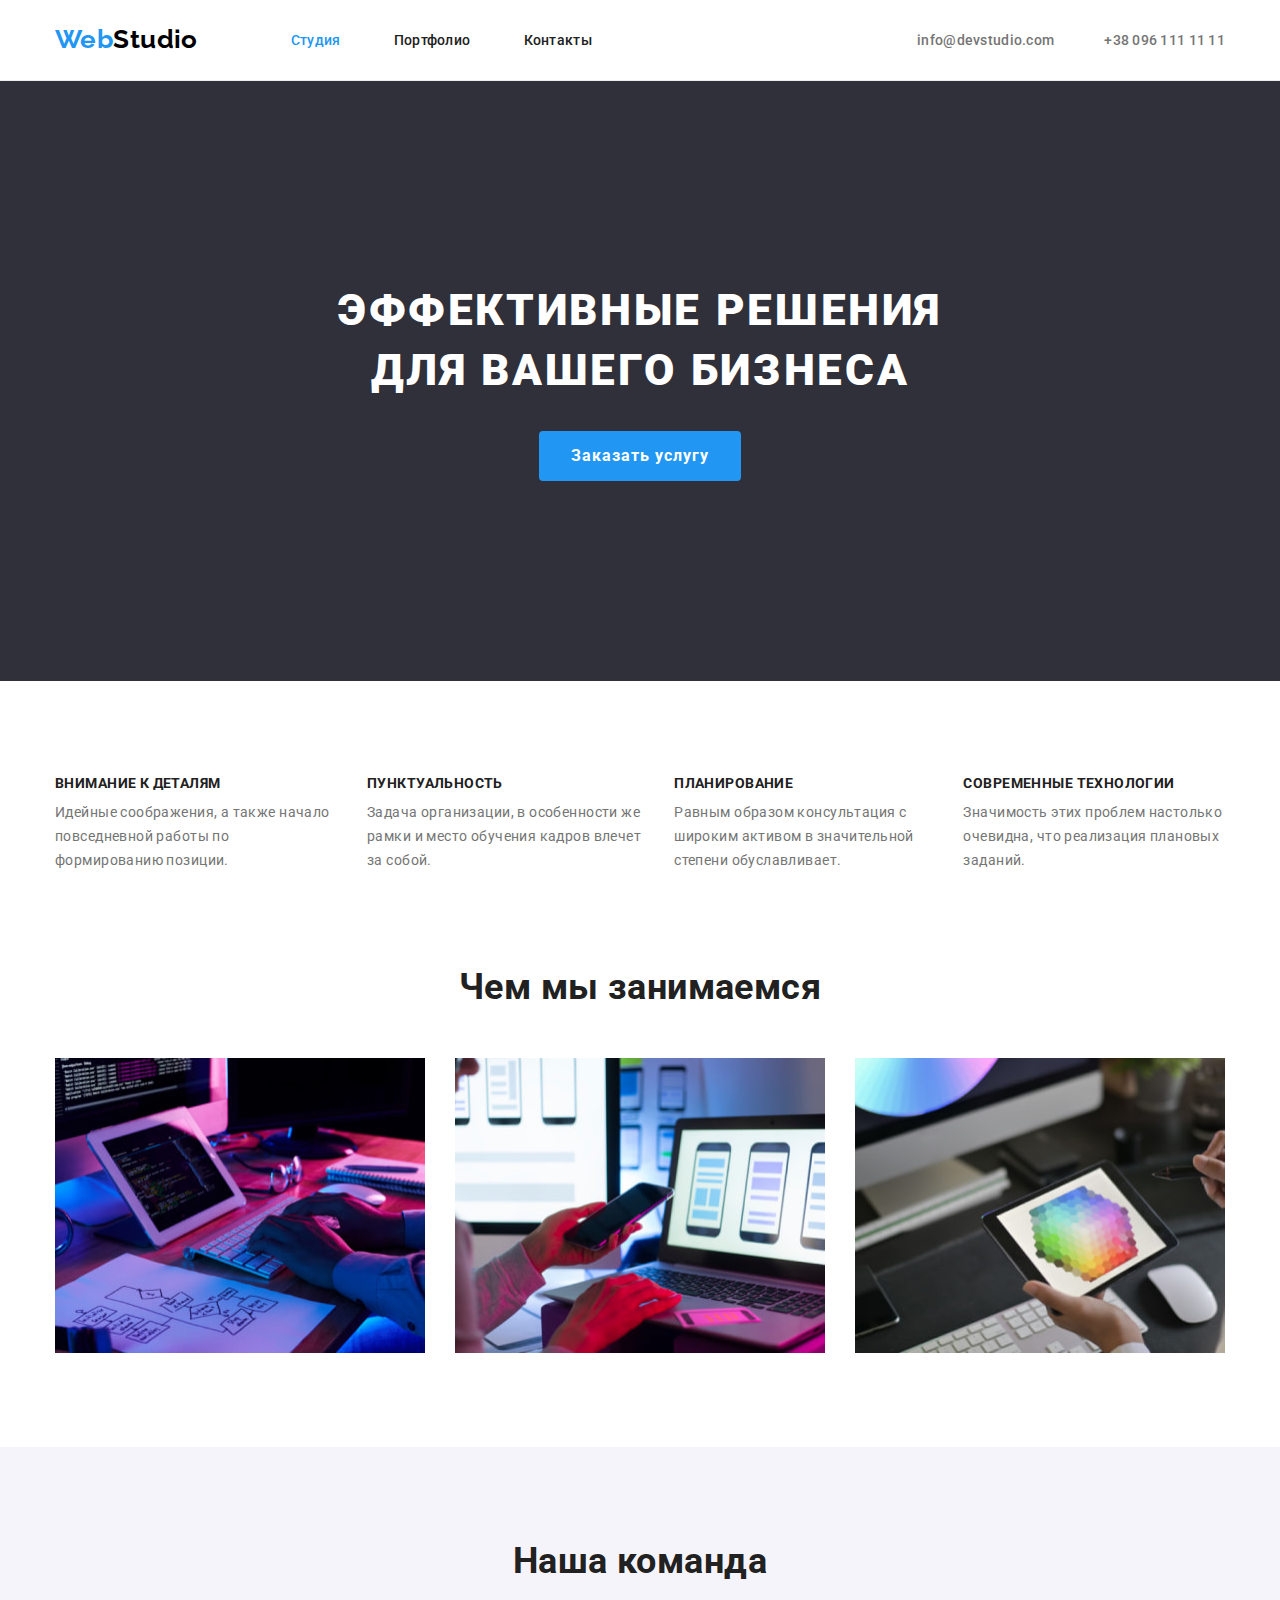
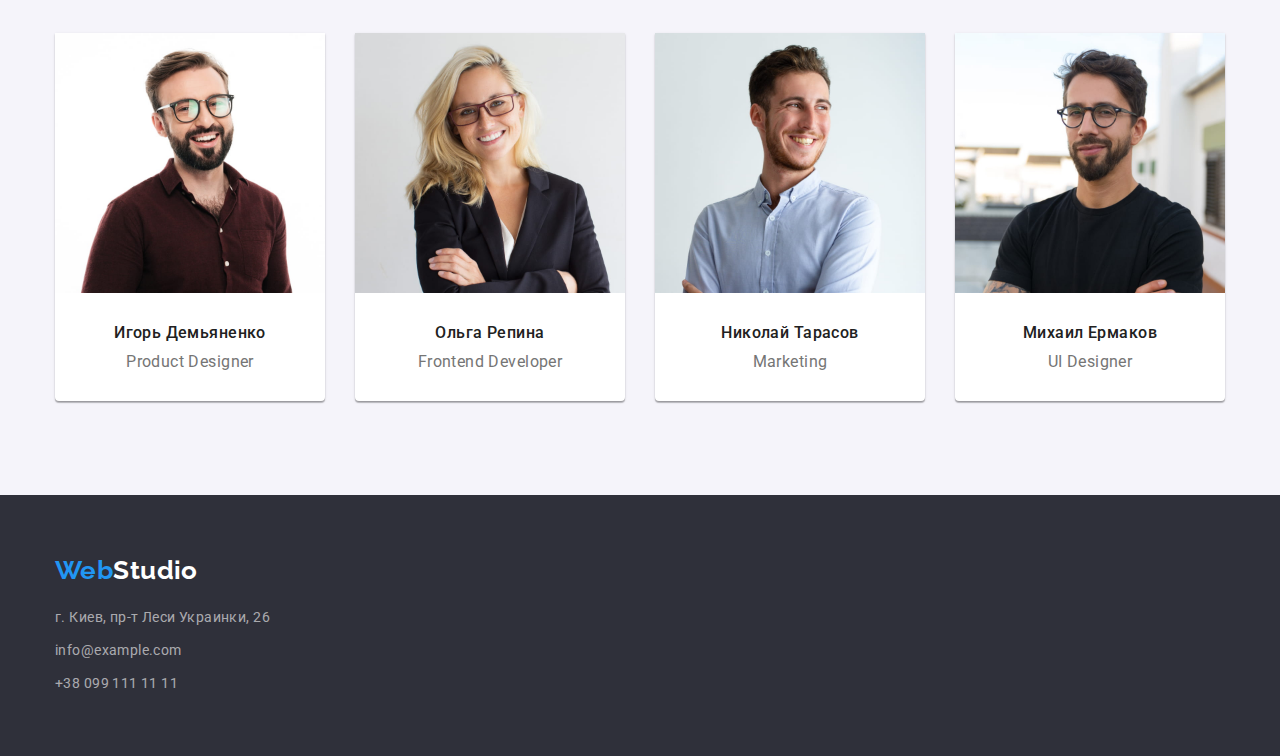
<file: index.html>
<!DOCTYPE html>
<html lang="ru">
<head>
    <meta charset="UTF-8">
    <meta http-equiv="X-UA-Compatible" content="IE=edge">
    <meta name="viewport" content="width=, initial-scale=1.0">
    <title>goit-markup-hw-02</title>
    <link href="https://fonts.googleapis.com/css2?family=Raleway:wght@700&family=Roboto:wght@400;500;700;900&display=swap" rel="stylesheet">
    <link rel="stylesheet" href="https://cdnjs.cloudflare.com/ajax/libs/modern-normalize/1.1.0/modern-normalize.min.css">
    <link rel="stylesheet" href="./css/styles.css">
</head>
<body>
    <header class="header" >
        <div class="container">
            <div class="header-body">
                <nav class="nav">
                    <a class="logo" href="./index.html">
                    Web<span class="logo-design">Studio
                    </span>
                    </a>
                    <ul class="nav-list list">
                        <li class="nav-list-menu"><a href="./index.html" class="nav-link link current">Студия</a></li>
                        <li class="nav-list-menu"><a href="./portfolio.html" class="nav-link link">Портфолио</a></li>
                        <li class="nav-list-menu"><a href="#" class="nav-link link">Контакты</a></li>
                    </ul>
                </nav>
                <ul class="connection list">
                    <li class="connection-list"><a href="mailto:info@devstudio.com" class="connection-link">info@devstudio.com</a></li>
                    <li class="connection-list"><a href="tel:+380961111111" class="connection-link">+38 096 111 11 11</a></li>
                </ul>
            </div>
        </div>
    </header>
    <main class="main">
            <section class="banner" title="Эффективные решения для вашего бизнеса">
                <div class="container">
                    <h1 class="banner-title">
                        Эффективные решения для вашего бизнеса
                    </h1>
                    <button type="button" class="banner-button">Заказать услугу</button>
                </div>
            </section>
        <section class="section">
            <div class="container">
                <h2 class="hidden-title">
                    Особенности
                </h2>
                <ul class="list list-special">
                    <li class="list-specialty">
                        <h3 class="list-title">Внимание к деталям</h3>
                        <p class="list-text">Идейные соображения, а также начало повседневной работы по формированию позиции.</p>
                    </li>
                    <li class="list-specialty">
                        <h3 class="list-title">Пунктуальность</h3>
                        <p class="list-text">Задача организации, в особенности же рамки и место обучения кадров влечет за собой.</p>
                    </li class="list-specialty">
                    <li>
                        <h3 class="list-title">Планирование</h3>
                        <p class="list-text">Равным образом консультация с широким активом в значительной степени обуславливает.</p>
                    </li class="list-specialty">
                    <li>
                        <h3 class="list-title">Современные технологии</h3>
                        <p class="list-text">Значимость этих проблем настолько очевидна, что реализация плановых заданий.</p>
                    </li>
                </ul>
            </div>
        </section>
        <section class="section section-engage" title="Чем мы занимаемся">
            <div class="container">
                <h2 class="section-title">
                    Чем мы занимаемся
                </h2>
                <ul class="list list-engage">
                    <li class="list-img"><img src="./images/computer.jpg" width="370" height="295" alt="Работа за компьютером"></li>
                    <li class="list-img"><img src="./images/smartphone.jpg" width="370" height="295" alt="Работа в смартфоне"></li>
                    <li class="list-img"><img src="./images/tablet.jpg" width="370" height="295" alt="Работа на планшете"></li>
                </ul>
            </div>
        </section>
        <section class="section section-team" title="Наша команда">
           <div class="container">
            <h2 class="section-title title-team">
                Наша команда
            </h2>
            <ul class="list list-team">
                <li class="img"><img src="./images/igordemianenko.jpg" width="270" height="260" alt="Чоловік в окулярах і бордовій рубашці">
                    <h3 class="list-name">Игорь Демьяненко</h3>
                    <p class="job-title">Product Designer</p>
                </li>
                <li class="img"><img src="./images/olgarepina.jpg" width="270" height="260" alt="Світловолоса жінка в окулярах і піджаку">
                    <h3 class="list-name">Ольга Репина</h3>
                    <p class="job-title">Frontend Developer</p>
                </li>
                <li class="img"><img src="./images/nikolaitarasov.jpg" width="270" height="260" alt="Чоловік в білій рубашці">
                    <h3 class="list-name">Николай Тарасов</h3>
                    <p class="job-title">Marketing</p>
                </li>
                <li class="img"><img src="./images/mihailermakov.jpg" width="270" height="260" alt="Чоловік в окулярах і чорній футболці">
                    <h3 class="list-name">Михаил Ермаков</h3>
                    <p class="job-title">UI Designer</p>
                </li>
            </ul>
           </div>
        </section>
    </main>
    <footer class="footer">
           <div class="container">
            <a class="logo-footer" href="./index.html">
                Web<span class="logo-design-footer">Studio
                </span>
            </a>
            <address class="address">
                <ul class="list list-address">
                    <li class="list-footer"><a href="https://www.google.com/maps/place/бульвар+Лесі+Українки,+26,+Київ,+02000/data=!4m2!3m1!1s0x40d4cf0e033ecbe9:0x57a4dffefec77da0?sa=X&ved=2ahUKEwjP0LG0y6D4AhXxmIsKHQbXBmEQ8gF6BAgDEAE"
                         class="footer-link" target="_blank">г. Киев, пр-т Леси Украинки, 26</a></li>
                    <li class="list-footer"><a href="mailto:info@example.com" class="footer-link">info@example.com</a></li>
                    <li class="list-footer"><a href="tel:+380991111111" class="footer-link">+38 099 111 11 11</a></li>
                </ul>   
            </address>
           </div>
    </footer>
</body>
</html>
</file>
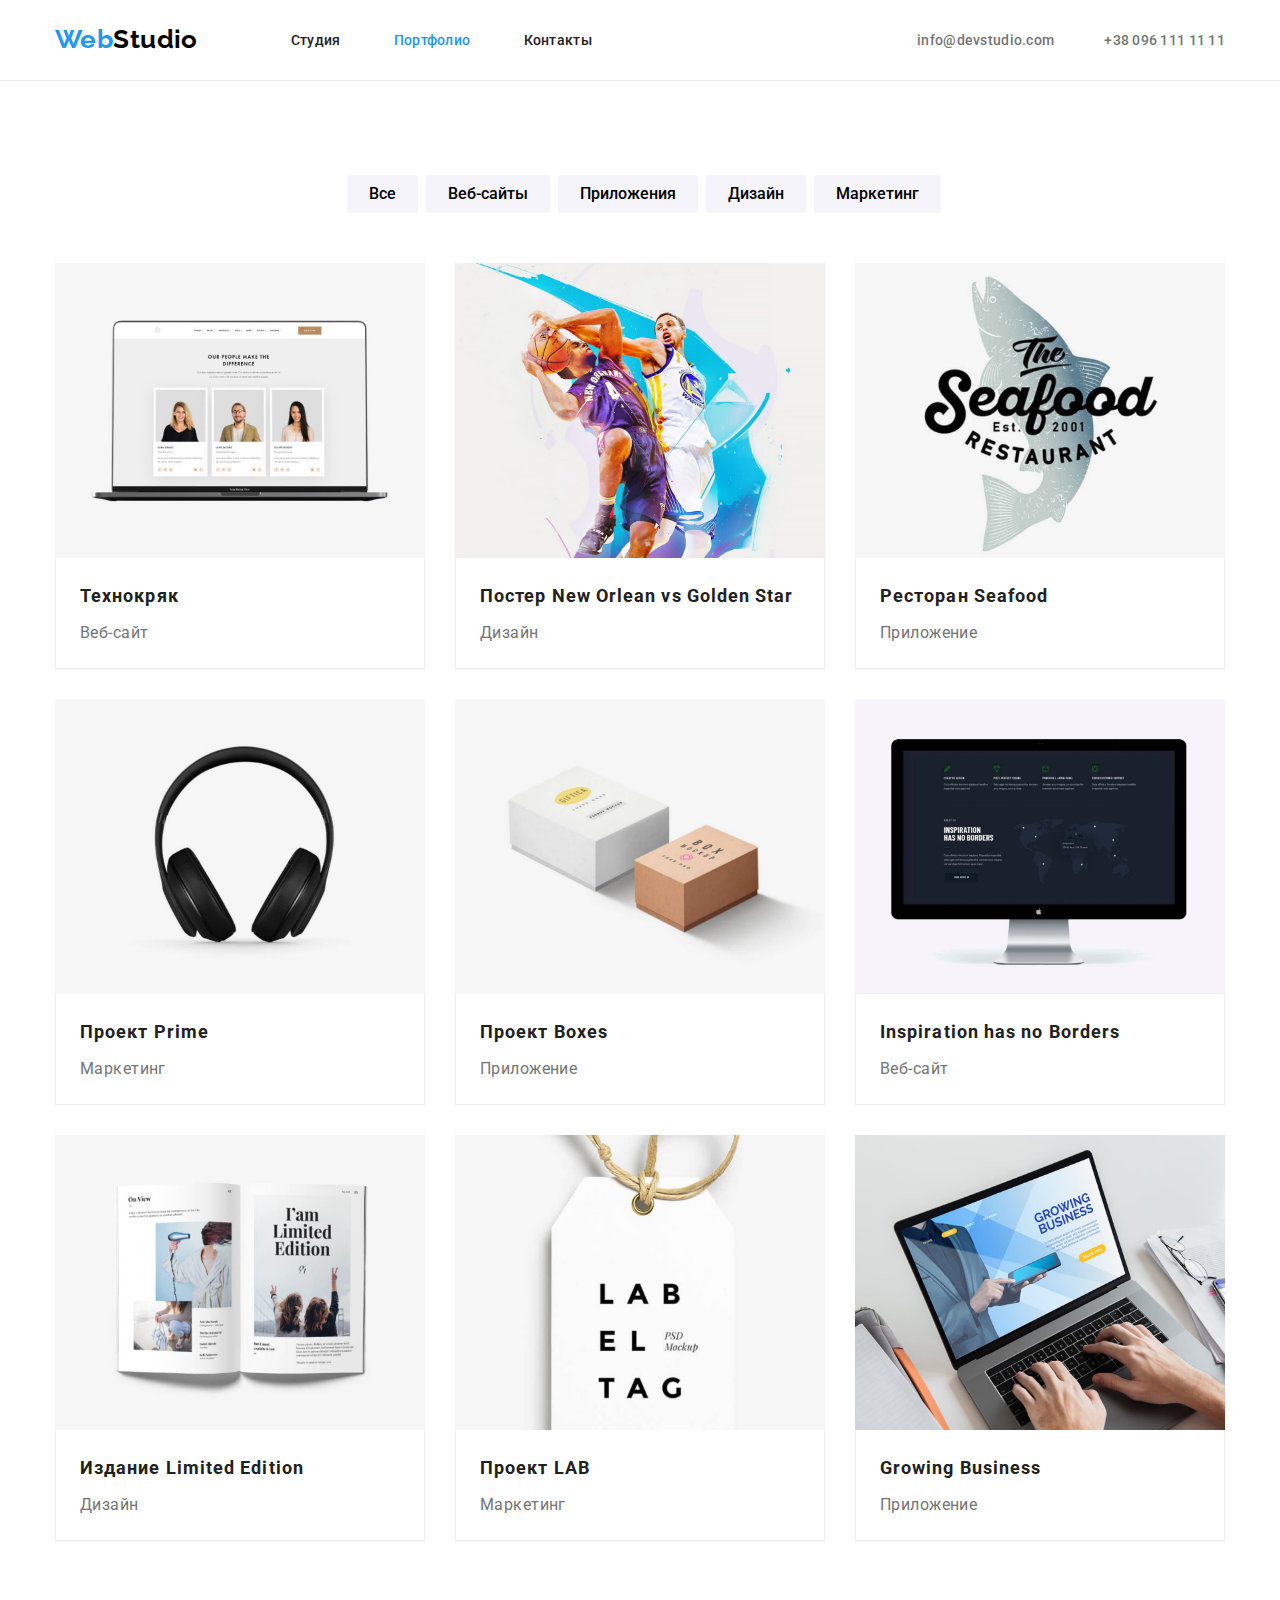
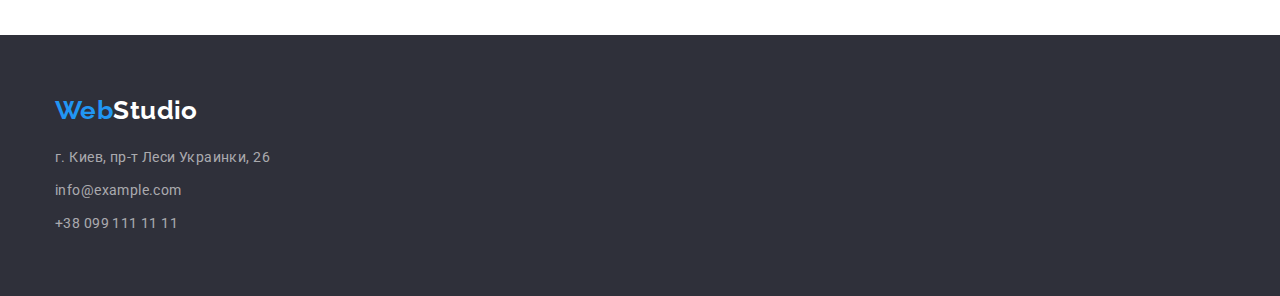
<file: portfolio.html>
<!DOCTYPE html>
<html lang="ru">
<head>
    <meta charset="UTF-8">
    <meta http-equiv="X-UA-Compatible" content="IE=edge">
    <meta name="viewport" content="width=device-width, initial-scale=1.0">
    <title>goit-markup-hw-02</title>
    <link href="https://fonts.googleapis.com/css2?family=Raleway:wght@700&family=Roboto:wght@400;500;700;900&display=swap" rel="stylesheet">
    <link rel="stylesheet" href="https://cdnjs.cloudflare.com/ajax/libs/modern-normalize/1.1.0/modern-normalize.min.css">
    <link rel="stylesheet" href="./css/styles.css">
</head>
<body>
    <header class="header" >
        <div class="container">
            <div class="header-body">
                <nav class="nav">
                    <a class="logo" href="./index.html">
                    Web<span class="logo-design">Studio
                    </span>
                    </a>
                    <ul class="nav-list list">
                        <li class="nav-list-menu"><a href="./index.html" class="nav-link link">Студия</a></li>
                        <li class="nav-list-menu"><a href="./portfolio.html" class="nav-link link current">Портфолио</a></li>
                        <li class="nav-list-menu"><a href="#" class="nav-link link">Контакты</a></li>
                    </ul>
                </nav>
                <ul class="connection list">
                    <li class="connection-list"><a href="mailto:info@devstudio.com" class="connection-link">info@devstudio.com</a></li>
                    <li class="connection-list"><a href="tel:+380961111111" class="connection-link">+38 096 111 11 11</a></li>
                </ul>
            </div>
        </div>
    </header>
    <main class="main">
        <section class="section section-portfolio" title="Фільтр портфоліо">
            <div class="container">
                <h1 class="hidden-title">Фільтр портфоліо</h1>
                <ul class="list list-bt-portfolio">
                    <li>
                    <button type="button" class="portfolio-button">Все</button>
                    </li>
                    <li>
                    <button type="button" class="portfolio-button">Веб-сайты</button>
                    </li>
                    <li>
                    <button type="button" class="portfolio-button">Приложения</button>
                    </li>
                    <li>
                    <button type="button" class="portfolio-button">Дизайн</button>
                    </li>
                    <li>
                    <button type="button" class="portfolio-button">Маркетинг</button>
                    </li>
                </ul>
                <ul class="list list-portfolio">
                    <li class="img-portfolio">
                        <img src="./images/tehnocryack.jpg" width="370" height="295" alt="">
                        <div class="div-container">
                            <h2 class="portfolio-title">
                                Технокряк
                            </h2>
                            <p class="description">
                                Веб-сайт
                            </p>
                        </div>
                    </li>
                    <li class="img-portfolio">
                        <img src="./images/poster.jpg" width="370" height="295" alt="">
                        <div class="div-container">
                            <h2 class="portfolio-title">
                                Постер New Orlean vs Golden Star
                            </h2>
                            <p class="description">
                                Дизайн
                            </p>
                        </div>
                    </li>
                    <li class="img-portfolio">
                        <img src="./images/restaurant.jpg" width="370" height="295" alt="">
                        <div class="div-container">
                            <h2 class="portfolio-title">
                                Ресторан Seafood
                            </h2>
                            <p class="description">
                                Приложение
                            </p>
                        </div>
                    </li>
                    <li class="img-portfolio">
                        <img src="./images/proectprime.jpg" width="370" height="295" alt="">
                        <div class="div-container">
                            <h2 class="portfolio-title">
                                Проект Prime
                            </h2>
                            <p class="description">
                                Маркетинг
                            </p>
                        </div>
                    </li>
                    <li class="img-portfolio">
                        <img src="./images/proectbox.jpg" width="370" height="295" alt="">
                        <div class="div-container">
                            <h2 class="portfolio-title">
                                Проект Boxes
                            </h2>
                            <p class="description">
                                Приложение
                            </p>
                        </div>
                    </li>
                    <li class="img-portfolio">
                        <img src="./images/inspiration.jpg" width="370" height="295" alt="">
                        <div class="div-container">
                            <h2 class="portfolio-title">
                                Inspiration has no Borders
                            </h2>
                            <p class="description">
                                Веб-сайт
                            </p>
                        </div>
                    </li>
                    <li class="img-portfolio">
                        <img src="./images/edition.jpg" width="370" height="295" alt="">
                        <div class="div-container">
                            <h2 class="portfolio-title">
                                Издание Limited Edition
                            </h2>
                            <p class="description">
                                Дизайн
                            </p>
                        </div>
                    </li>
                    <li class="img-portfolio">
                        <img src="./images/proectlab.jpg" width="370" height="295" alt="">
                        <div class="div-container">
                            <h2 class="portfolio-title">
                                Проект LAB
                            </h2>
                            <p class="description">
                                Маркетинг
                            </p>
                        </div>
                    </li>
                    <li class="img-portfolio">
                        <img src="./images/growing.jpg" width="370" height="295" alt="">
                        <div class="div-container">
                            <h2 class="portfolio-title">
                                Growing Business
                            </h2>
                            <p class="description">
                                Приложение
                            </p>
                        </div>
                    </li>
                </ul>
            </div>
        </section>
    </main>
    <footer class="footer">
        <div class="container">
         <a class="logo-footer" href="./index.html">
             Web<span class="logo-design-footer">Studio
             </span>
         </a>
         <address class="address">
             <ul class="list list-address">
                 <li class="list-footer"><a href="https://www.google.com/maps/place/бульвар+Лесі+Українки,+26,+Київ,+02000/data=!4m2!3m1!1s0x40d4cf0e033ecbe9:0x57a4dffefec77da0?sa=X&ved=2ahUKEwjP0LG0y6D4AhXxmIsKHQbXBmEQ8gF6BAgDEAE"
                      class="footer-link" target="_blank">г. Киев, пр-т Леси Украинки, 26</a></li>
                 <li class="list-footer"><a href="mailto:info@example.com" class="footer-link">info@example.com</a></li>
                 <li class="list-footer"><a href="tel:+380991111111" class="footer-link">+38 099 111 11 11</a></li>
             </ul>   
         </address>
        </div>
    </footer>
</body>
</html>
</file>
<file: css/styles.css>
/* Колір основного тексту #212121 */
/* Колір вторинного тексту #757575 #FFFFFF */
/* Колір основного фону #FFFFFF */
/* Допоміжний колір фону #F5F4FA #ECECEC*/
/* Колір хедеру #FFFFFF */
/* Колір футеру #2F303A */
/* Колір тексту футера rgba(255, 255, 255, 0.6) */

:root {
    --primary-text-color: #212121;
    --secondary-text-color: #757575;
    --additional-text-color: #FFFFFF;
    --main-bg-color: #FFFFFF;
    --portfolio-border-color: #EEEEEE;
    --secondary-bg-color: #F5F4FA;
    --header-border-color: #ECECEC;
    --header-color: #FFFFFF;
    --style-design-color: #2196F3;
    --logo-design-color: #000000;
    --logo-footer-color: #FFFFFF;
    --footer-color: #2F303A;
    --text-address-color: rgba(255, 255, 255, 0.6);
}

a {
    display: inline-block;
}

h1, h2, h3, h4, h5, h6 {
    font-style: normal;
    margin: 0;
}
p {
    font-style: normal;
    margin: 0;
}
ul {
    margin: 0;
    padding: 0;
    list-style-type: none;
}

body {
    background-color: var(--main-bg-color);
    color: var(--primary-text-color);
    font-family: 'Roboto', 'Raleway', sans-serif;
    letter-spacing: 0.03em;
    font-size: 14px;
}
img {
    display: block;
}

/* Контейнер */

.container {
    width: 1200px;
    padding-left: 15px;
    padding-right: 15px;
    margin: 0 auto;
}

/* header */

.header {
    border-bottom: solid 1px;
    border-color: var(--header-border-color);
}
.header-body {
    display: flex;
    flex-direction: row;
    margin-left: auto;
    justify-content: space-between;
}
.nav {
    display: inline-flex;
    color: var(--primary-text-color);
    text-decoration: none;
}
.nav-link {
    color: var(--primary-text-color);
    text-decoration: none;
}
.list {
    list-style: none;
}

.hidden-title {
    display:none
}
.link {
    text-decoration: none;
    padding: 32px 0px;
}
.link.current{
    color: var(--style-design-color);
}
.nav-list {
    margin-left: 93px;
    font-weight: 500;
    line-height: 1.142;
    letter-spacing: 0.02em;
}
.nav-list-menu {
    display: inline-block;
    margin-right: 50px;
}
.nav-list-menu:last-child {
    margin-right: 0px;
}

/* Зв'язок, телефон і мейл */

.connection {
    display: inline-flex;
    color: var(--secondary-text-color);
    font-weight: 500;
}
.connection-link {
    padding: 32px 0px;
    text-decoration: none;
    color: var(--secondary-text-color);
    letter-spacing: 0.02em;
}
.connection-list {
    margin-right: 50px;
}
.connection-list:last-child {
    margin-right: 0px;
}
.connection :hover, .connection :focus {
    color:var(--style-design-color);
}

/* Логотип */

.logo {
    display: flex;
    padding-top: 24px;
    padding-bottom: 25px;
    font-family: 'Raleway', sans-serif;
    font-size: 26px;
    font-weight: 700;
    line-height: 1.192;
    text-decoration: none;
    color: var(--style-design-color);

}
.logo-design {
    font-family: 'Raleway', sans-serif;
    font-size: 26px;
    font-weight: 700;
    line-height: 1.192;
    color: var(--logo-design-color);
}

/* Основа */

.section {
    padding-top: 94px;
    padding-bottom: 94px;
}
.section p {
    color: var(--secondary-text-color);
}
.section-title {
    font-size: 36px;
    font-weight: 700;
    text-align: center;
    margin-bottom: 50px;
}

/* Банер */

.banner {
    padding: 200px 0;
    text-align: center;
    background-color: var(--footer-color);
}
.banner-title {
    max-width: 696px;
    margin: 0 auto 30px;
    font-size: 44px;
    font-weight: 900;
    line-height: 1.36;
    text-transform: uppercase;
    text-align: center;
    letter-spacing: 0.06em;
    color: var(--additional-text-color);
}
.banner-button {
    font-size: 16px;
    font-weight: 700;
    line-height: 1.875;
    letter-spacing: 0.06em;
    cursor: pointer;
    border: 0;
    margin: 0 auto;
    padding: 10px 32px;
    border-radius: 4px;
    color: var(--additional-text-color);
    background-color: var(--style-design-color);
}
.banner-button:hover, .banner-button:focus {

}

/* блок "Особливості" */

.section-list h3 {
    text-transform: uppercase;
}
.list-specialty {
    padding-right: 30px;
}
.list-special {
    display: flex;
}
.list-title {
    font-size: 14px;
    font-weight: 700;
    text-transform: uppercase;
    margin-bottom: 10px;
}
.list-text {
    font-size: 14px;
    line-height: 1.714;
}

/* Чим ми займаємся */

.section-engage {
    padding-top: 0px;
}
.list-engage {
    display: flex;
}
.list-img {
    margin-right: 30px;
}
.list-img:last-child {
    margin-right: 0;
}

/* Блок "Наша команда" */

.section-team {
    background-color: var(--secondary-bg-color);
}
.list-team {
    display: flex;
}
.title-team {

}
.list-name {
    font-size: 16px;
    font-weight: 500;
    text-align: center;
    line-height: 1.1875;
    margin-top: 30px;
    margin-bottom: 10px;
}
.job-title {
    font-size: 16px;
    text-align: center;
    line-height: 19px;
    margin-bottom: 30px;
}
.list-img {
    display: flex;
    flex-direction: row;    
    justify-content: space-between;
}
.img {
    margin-right: 30px;
    background-color: var(--main-bg-color);
    border-radius: 0px 0px 4px 4px;
    box-shadow: 0px 1px 3px 
    rgba(0, 0, 0, 0.12), 0px 1px 1px 
    rgba(0, 0, 0, 0.14), 0px 2px 1px 
    rgba(0, 0, 0, 0.2);
}
.img:last-child {
    margin-right: 0px;
}

/* Сторінка Портфоліо */
/* Фільтр портфоліо */


.portfolio-button {
    margin-left: 8px;
    font-size: 16px;
    font-weight: 500;
    line-height: 1.625;
    padding: 6px 22px;
    cursor: pointer;
    border: transparent;
    text-align: center;
    border-radius: 4px;
    background-color: var(--secondary-bg-color);
}
.portfolio-button:not(:last-child) {
    margin-left: 8px;
}
.portfolio-button:hover, .portfolio-button:focus {
    background-color: var(--style-design-color);
    color: var(--additional-text-color);
    box-shadow: 0px 3px 1px 
    rgba(0, 0, 0, 0.1), 0px 1px 2px 
    rgba(0, 0, 0, 0.08), 0px 2px 2px 
    rgba(0, 0, 0, 0.12);
}

/* Проекти портфоліо*/

.list-bt-portfolio {
    display: flex;
    justify-content: center;
    margin-bottom: 50px;
}
.portfolio-title {
    font-size: 18px;
    font-weight: 700;
    line-height: 2;
    letter-spacing: 0.06em;
    margin-bottom: 4px;
    color: var(--primary-text-color);
}
.description {
    font-size: 16px;
    line-height: 1.875;
    color: var(--secondary-text-color);
}
.list-portfolio {
    display: flex;
    flex-wrap: wrap;
    margin-right: -30px;
    margin-bottom: -30px;
}
.img-portfolio {
    flex-basis: calc(100% / 3 - 30px);
    margin-right: 30px;
    margin-bottom: 30px;
    width: 370px;
    background-color: var(--main-bg-color);
}
.div-container {
    padding: 20px 24px 20px 24px;
    border-left: 1px solid var(--portfolio-border-color);
    border-right: 1px solid var(--portfolio-border-color);
    border-bottom: 1px solid var(--portfolio-border-color);
    
}

/* footer */

.footer {
    background-color: var(--footer-color);
    padding: 60px 0px;
}
.logo-footer {
    margin-bottom: 20px;
    font-family: 'Raleway', sans-serif;
    font-size: 26px;
    font-weight: 700;
    line-height: 1.192;
    text-decoration: none;
    color: var(--style-design-color);
}
.logo-design-footer {
    font-family: 'Raleway', sans-serif;
    font-size: 26px;
    font-weight: 700;
    line-height: 1.192;
    color: var(--logo-footer-color);
}
.footer-link {
    display: flex;
    flex-direction: column;
    text-decoration: none;
    font-style: normal;
    color: var(--text-address-color);
}
.address {
    font-size: 14px;
    line-height: 1.714;
}
.address :hover {
    color: var(--additional-text-color);
}
.list-address {

}
.list-footer {
    margin-bottom: 9px;
}
.list-footer:last-child {
    margin-bottom: 0px;
}
</file>
